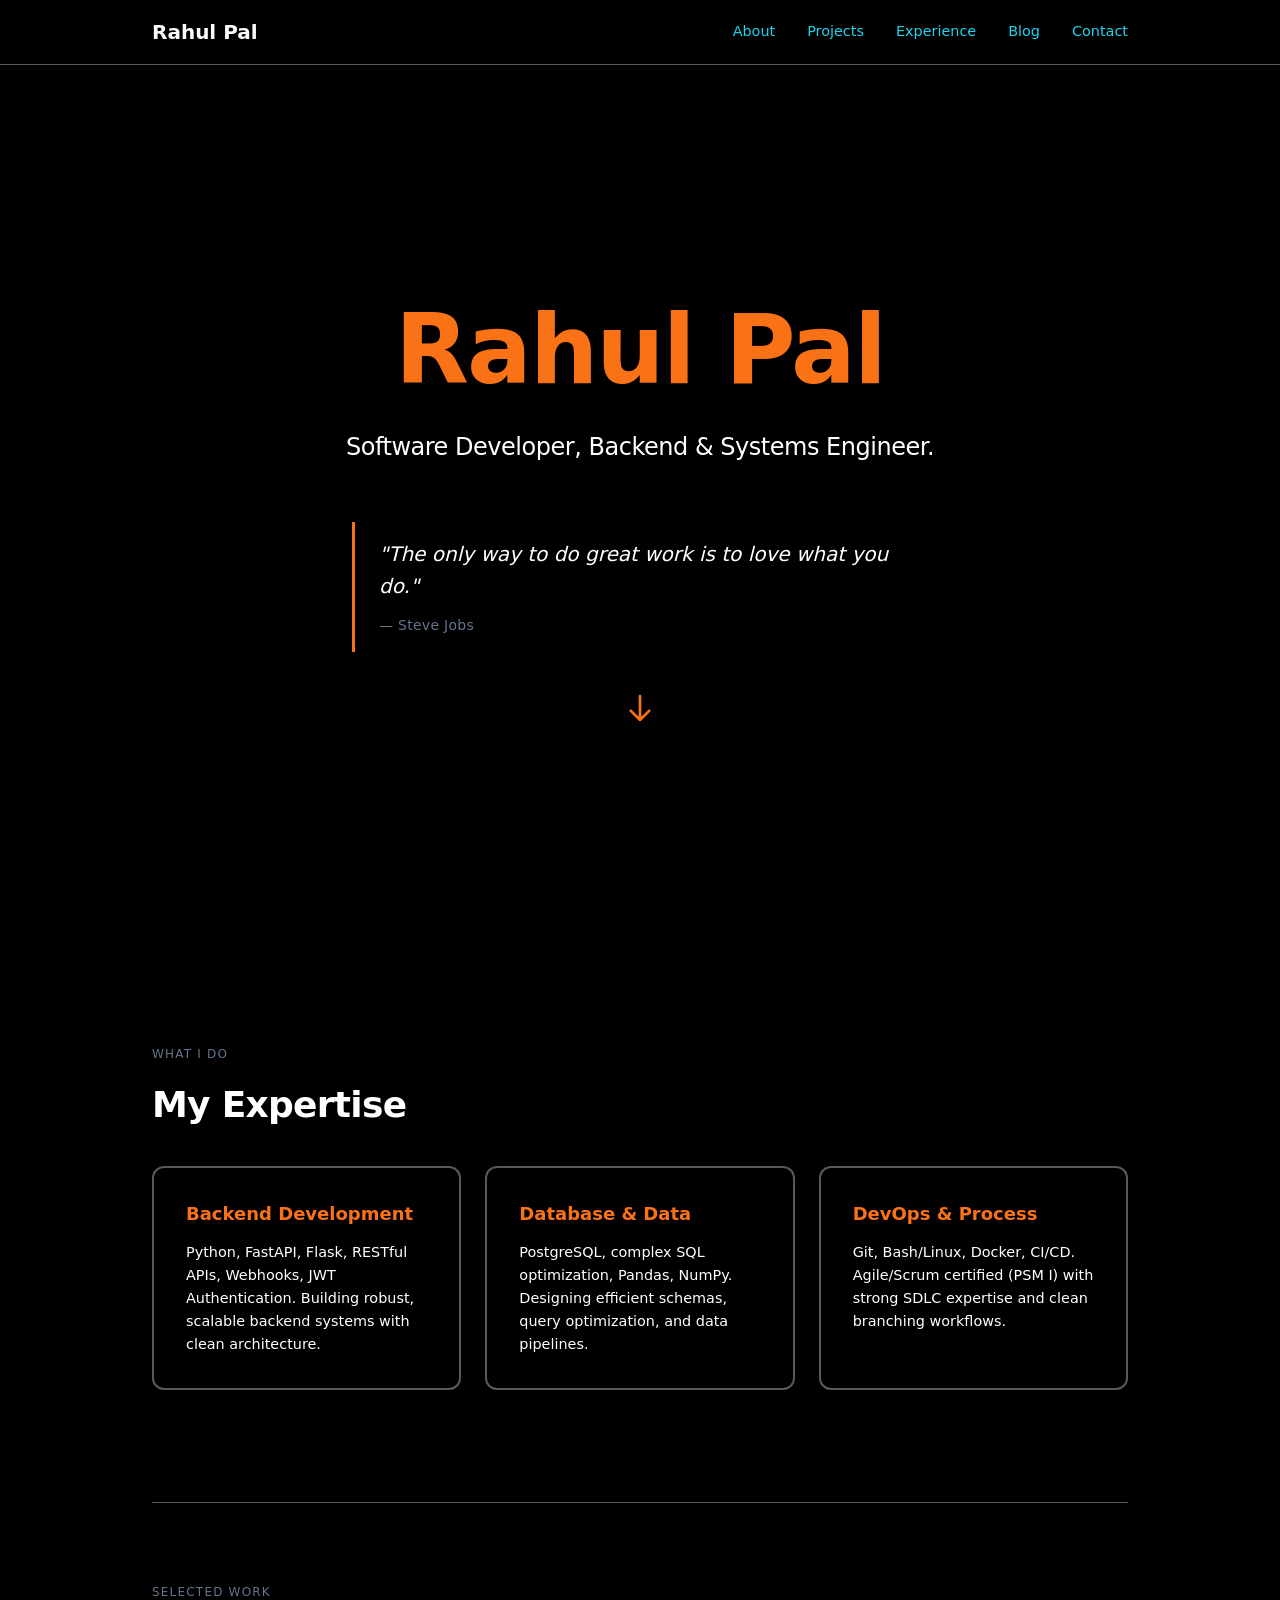
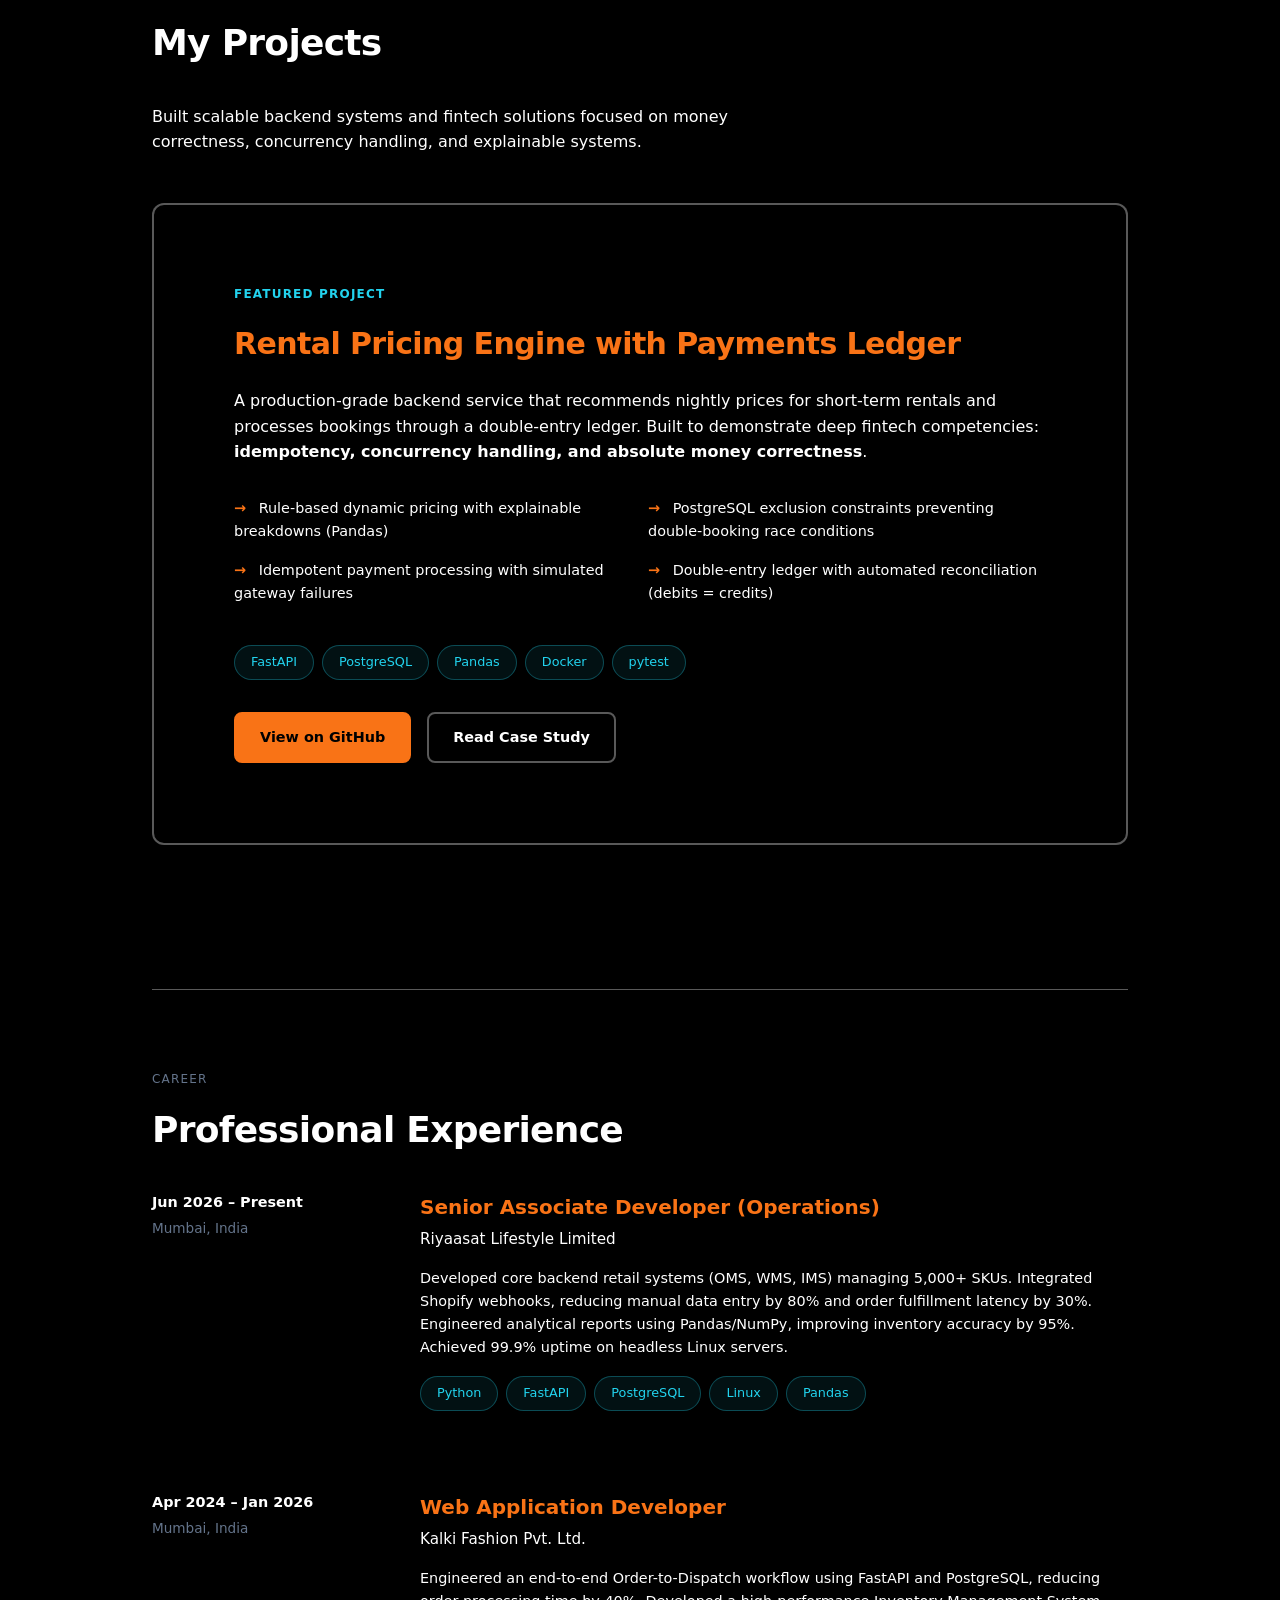
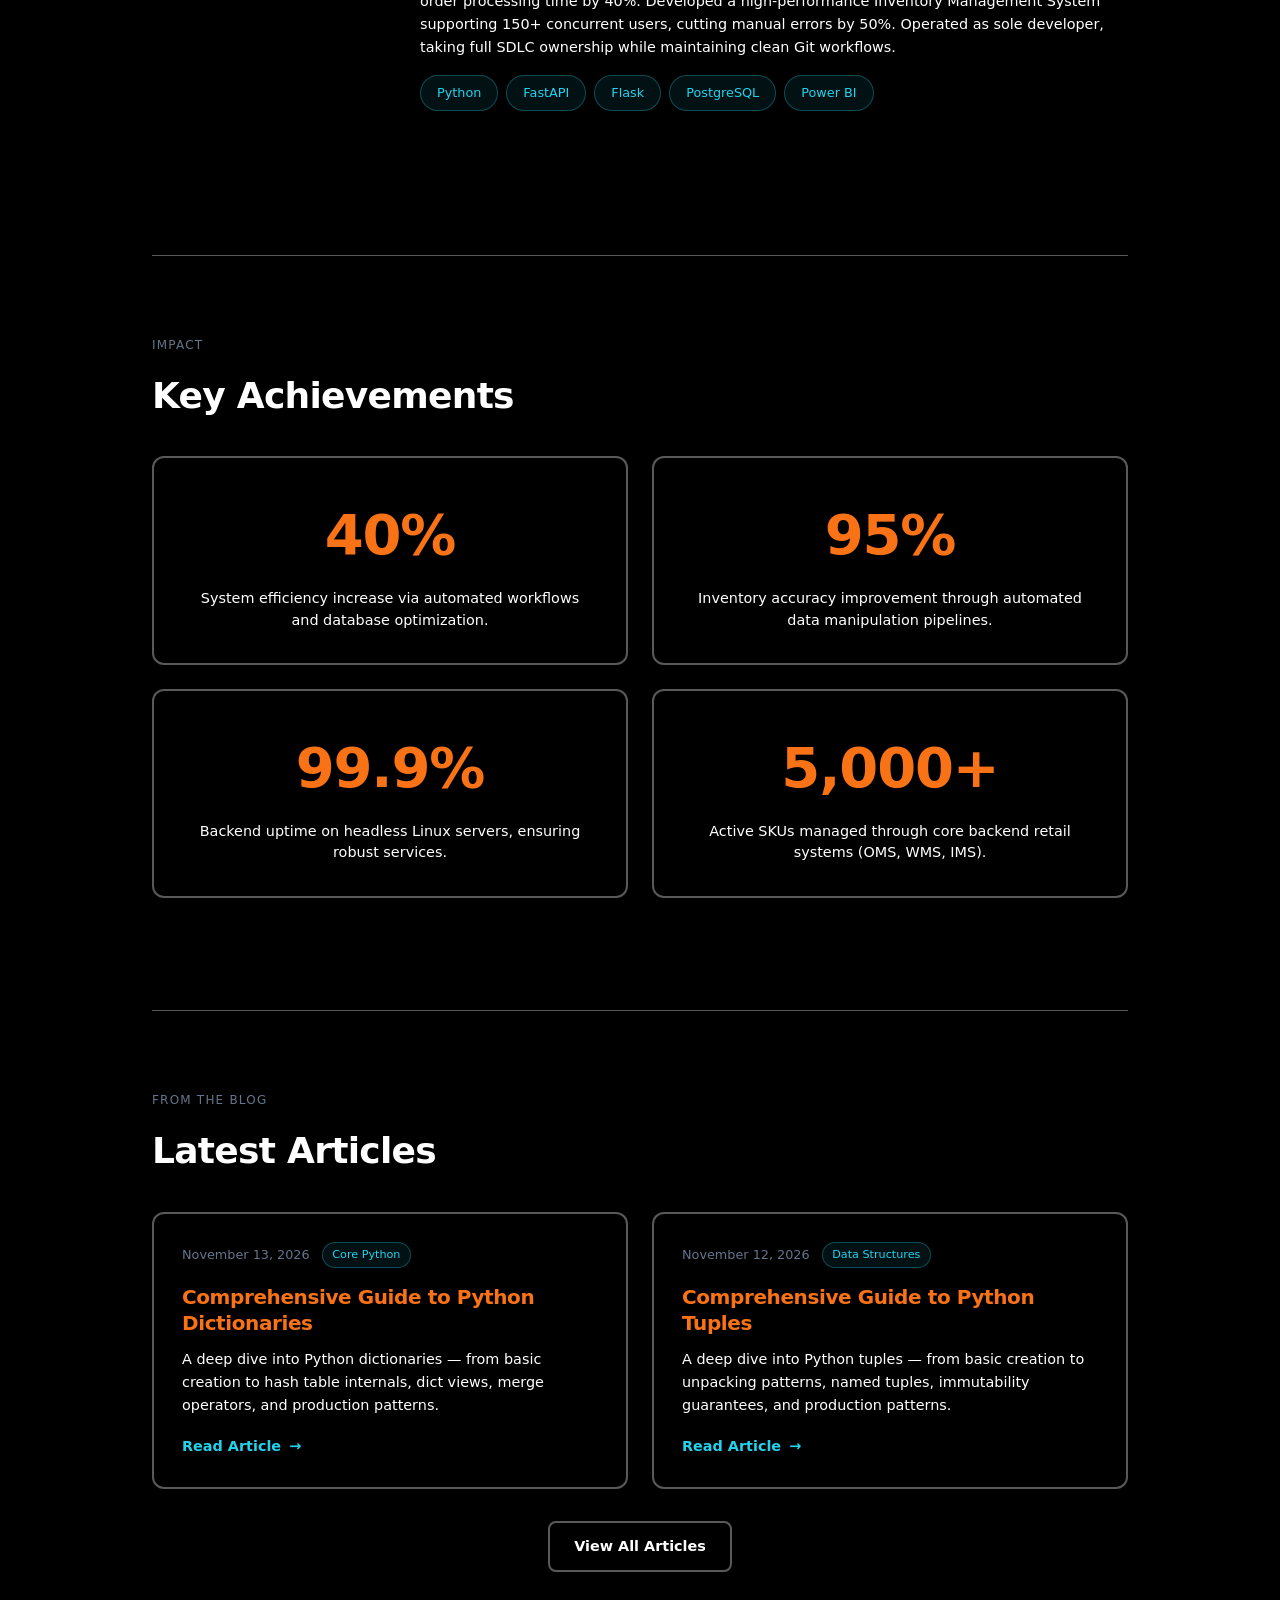
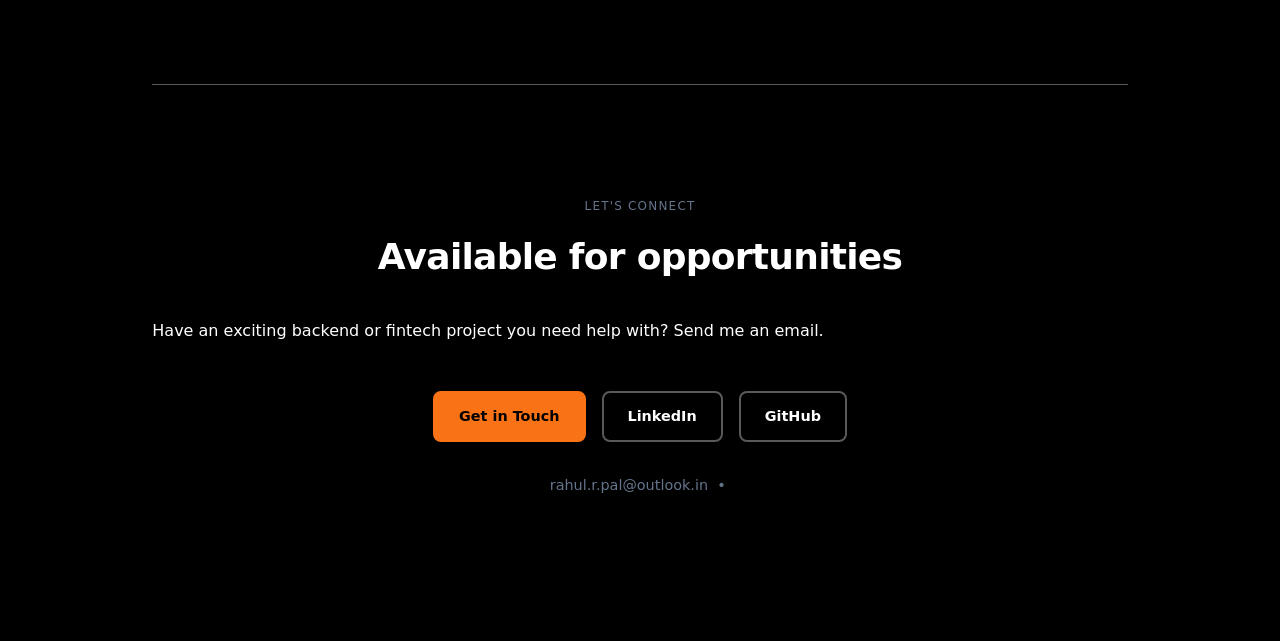
<file: index.html>
<!--
==============================================
FILE: index.html
==============================================
-->
<!DOCTYPE html>
<html lang="en">
<head>
  <meta charset="UTF-8">
  <meta name="viewport" content="width=device-width, initial-scale=1.0">
  <meta name="description" content="Rahul Pal - Software Developer, Backend & Systems Engineer">
  <title>Rahul Pal | Backend & Systems Engineer</title>
  <link rel="stylesheet" href="style.css">
</head>
<body>
  
  <!-- ============================================
       NAVIGATION BAR
       ============================================ -->
  <header class="main-header">
    <nav class="nav-container">
      <div class="logo">Rahul Pal</div>
      <div class="nav-links">
        <a href="#content">About</a>
        <a href="#projects">Projects</a>
        <a href="#experience">Experience</a>
        <a href="blog.html">Blog</a>
        <a href="#contact">Contact</a>
      </div>
    </nav>
  </header>

  <!-- ============================================
       LANDING SECTION (Hero + Quote + Arrow)
       ============================================ -->
  <section class="landing-section">
    <div class="hero-content">
      <h1 class="hero-title">Rahul Pal</h1>
      <p class="hero-subtitle">Software Developer, Backend & Systems Engineer.</p>
    </div>

    <div class="quote-container">
      <blockquote class="quote-block">
        <p class="quote-text">"The only way to do great work is to love what you do."</p>
        <footer class="quote-author">— Steve Jobs</footer>
      </blockquote>

      <a href="#content" class="animated-arrow" aria-label="Scroll down">
        <svg class="arrow-icon" fill="none" stroke="currentColor" viewBox="0 0 24 24">
          <path stroke-linecap="round" stroke-linejoin="round" stroke-width="2" d="M19 14l-7 7m0 0l-7-7m7 7V3" />
        </svg>
      </a>
    </div>
  </section>

  <!-- ============================================
       REST OF THE CONTENT
       ============================================ -->
  <div id="content" class="main-content">
    
    <!-- EXPERTISE SECTION -->
    <section class="section-block">
      <p class="section-label">What I do</p>
      <h2 class="section-heading">My Expertise</h2>
      <div class="expertise-grid">
        <div class="card">
          <h3 class="card-title">Backend Development</h3>
          <p class="card-text">Python, FastAPI, Flask, RESTful APIs, Webhooks, JWT Authentication. Building robust, scalable backend systems with clean architecture.</p>
        </div>
        <div class="card">
          <h3 class="card-title">Database & Data</h3>
          <p class="card-text">PostgreSQL, complex SQL optimization, Pandas, NumPy. Designing efficient schemas, query optimization, and data pipelines.</p>
        </div>
        <div class="card">
          <h3 class="card-title">DevOps & Process</h3>
          <p class="card-text">Git, Bash/Linux, Docker, CI/CD. Agile/Scrum certified (PSM I) with strong SDLC expertise and clean branching workflows.</p>
        </div>
      </div>
    </section>

    <!-- MY PROJECTS SECTION -->
    <section id="projects" class="section-block">
      <p class="section-label">Selected work</p>
      <h2 class="section-heading">My Projects</h2>
      <p class="section-intro">
        Built scalable backend systems and fintech solutions focused on money correctness, 
        concurrency handling, and explainable systems.
      </p>

      <div class="card featured-project">
        <div class="card-inner">
          <p class="featured-label">Featured Project</p>
          <h3 class="featured-title">Rental Pricing Engine with Payments Ledger</h3>
          <p class="featured-desc">
            A production-grade backend service that recommends nightly prices for short-term rentals 
            and processes bookings through a double-entry ledger. Built to demonstrate deep fintech 
            competencies: <strong class="text-secondary">idempotency, concurrency handling, and absolute money correctness</strong>.
          </p>
          
          <ul class="feature-list">
            <li><span class="bullet">→</span> Rule-based dynamic pricing with explainable breakdowns (Pandas)</li>
            <li><span class="bullet">→</span> PostgreSQL exclusion constraints preventing double-booking race conditions</li>
            <li><span class="bullet">→</span> Idempotent payment processing with simulated gateway failures</li>
            <li><span class="bullet">→</span> Double-entry ledger with automated reconciliation (debits = credits)</li>
          </ul>

          <div class="tech-tags">
            <span class="tag">FastAPI</span>
            <span class="tag">PostgreSQL</span>
            <span class="tag">Pandas</span>
            <span class="tag">Docker</span>
            <span class="tag">pytest</span>
          </div>

          <div class="project-links">
            <a href="https://github.com/coderpal" target="_blank" rel="noopener" class="btn btn-primary">View on GitHub</a>
            <a href="blog.html" class="btn btn-secondary">Read Case Study</a>
          </div>
        </div>
      </div>
    </section>

    <!-- PROFESSIONAL EXPERIENCE -->
    <section id="experience" class="section-block">
      <p class="section-label">Career</p>
      <h2 class="section-heading">Professional Experience</h2>
      
      <div class="experience-list">
        <div class="experience-item">
          <div class="experience-meta">
            <p class="meta-date">Jun 2026 – Present</p>
            <p class="meta-location">Mumbai, India</p>
          </div>
          <div class="experience-details">
            <h3 class="job-title">Senior Associate Developer (Operations)</h3>
            <p class="company-name">Riyaasat Lifestyle Limited</p>
            <p class="job-desc">
              Developed core backend retail systems (OMS, WMS, IMS) managing 5,000+ SKUs. 
              Integrated Shopify webhooks, reducing manual data entry by 80% and order fulfillment 
              latency by 30%. Engineered analytical reports using Pandas/NumPy, improving inventory 
              accuracy by 95%. Achieved 99.9% uptime on headless Linux servers.
            </p>
            <div class="tech-tags">
              <span class="tag">Python</span>
              <span class="tag">FastAPI</span>
              <span class="tag">PostgreSQL</span>
              <span class="tag">Linux</span>
              <span class="tag">Pandas</span>
            </div>
          </div>
        </div>

        <div class="experience-item">
          <div class="experience-meta">
            <p class="meta-date">Apr 2024 – Jan 2026</p>
            <p class="meta-location">Mumbai, India</p>
          </div>
          <div class="experience-details">
            <h3 class="job-title">Web Application Developer</h3>
            <p class="company-name">Kalki Fashion Pvt. Ltd.</p>
            <p class="job-desc">
              Engineered an end-to-end Order-to-Dispatch workflow using FastAPI and PostgreSQL, 
              reducing order processing time by 40%. Developed a high-performance Inventory Management 
              System supporting 150+ concurrent users, cutting manual errors by 50%. Operated as sole 
              developer, taking full SDLC ownership while maintaining clean Git workflows.
            </p>
            <div class="tech-tags">
              <span class="tag">Python</span>
              <span class="tag">FastAPI</span>
              <span class="tag">Flask</span>
              <span class="tag">PostgreSQL</span>
              <span class="tag">Power BI</span>
            </div>
          </div>
        </div>
      </div>
    </section>

    <!-- KEY ACHIEVEMENTS -->
    <section class="section-block">
      <p class="section-label">Impact</p>
      <h2 class="section-heading">Key Achievements</h2>
      <div class="achievements-grid">
        <div class="card achievement-card">
          <p class="achievement-stat">40%</p>
          <p class="achievement-desc">System efficiency increase via automated workflows and database optimization.</p>
        </div>
        <div class="card achievement-card">
          <p class="achievement-stat">95%</p>
          <p class="achievement-desc">Inventory accuracy improvement through automated data manipulation pipelines.</p>
        </div>
        <div class="card achievement-card">
          <p class="achievement-stat">99.9%</p>
          <p class="achievement-desc">Backend uptime on headless Linux servers, ensuring robust services.</p>
        </div>
        <div class="card achievement-card">
          <p class="achievement-stat">5,000+</p>
          <p class="achievement-desc">Active SKUs managed through core backend retail systems (OMS, WMS, IMS).</p>
        </div>
      </div>
    </section>

    <!-- ============================================
         LATEST ARTICLES
         ============================================ -->
    <section class="section-block latest-articles">
      <p class="section-label">From the blog</p>
      <h2 class="section-heading">Latest Articles</h2>
      
      <div class="latest-articles-grid">
        
        <!-- Latest Article 1: Dictionaries -->
        <a href="blog/blog-dictionaries.html" class="latest-article-card">
          <div class="latest-article-meta">
            <span class="latest-article-date">November 13, 2026</span>
            <span class="latest-article-category">Core Python</span>
          </div>
          <h3 class="latest-article-title">Comprehensive Guide to Python Dictionaries</h3>
          <p class="latest-article-desc">
            A deep dive into Python dictionaries — from basic creation to hash table internals, 
            dict views, merge operators, and production patterns.
          </p>
          <span class="latest-article-link">
            Read Article <span class="arrow">→</span>
          </span>
        </a>

        <!-- Latest Article 2: Tuples -->
        <a href="blog/blog-tuples.html" class="latest-article-card">
          <div class="latest-article-meta">
            <span class="latest-article-date">November 12, 2026</span>
            <span class="latest-article-category">Data Structures</span>
          </div>
          <h3 class="latest-article-title">Comprehensive Guide to Python Tuples</h3>
          <p class="latest-article-desc">
            A deep dive into Python tuples — from basic creation to unpacking patterns, named tuples, 
            immutability guarantees, and production patterns.
          </p>
          <span class="latest-article-link">
            Read Article <span class="arrow">→</span>
          </span>
        </a>

      </div>
      
      <div style="text-align: center; margin-top: 2rem;">
        <a href="blog.html" class="btn btn-secondary">View All Articles</a>
      </div>
    </section>

    <!-- CTA SECTION -->
    <section id="contact" class="section-block cta-section">
      <p class="section-label">Let's connect</p>
      <h2 class="section-heading">Available for opportunities</h2>
      <p class="section-intro",>
        Have an exciting backend or fintech project you need help with? Send me an email.
        
      </p>
      
      <div class="cta-links">
        <a href="mailto:rahul.r.pal@outlook.in" class="btn btn-primary">Get in Touch</a>
        <a href="https://www.linkedin.com/in/rahulpal1991/" target="_blank" rel="noopener" class="btn btn-secondary">LinkedIn</a>
        <a href="https://github.com/coderpal" target="_blank" rel="noopener" class="btn btn-secondary">GitHub</a>
      </div>
      
      <p class="contact-info">rahul.r.pal@outlook.in &nbsp;•&nbsp;</p>
    </section>

  </div>

  <script src="script.js"></script>
</body>
</html>
</file>
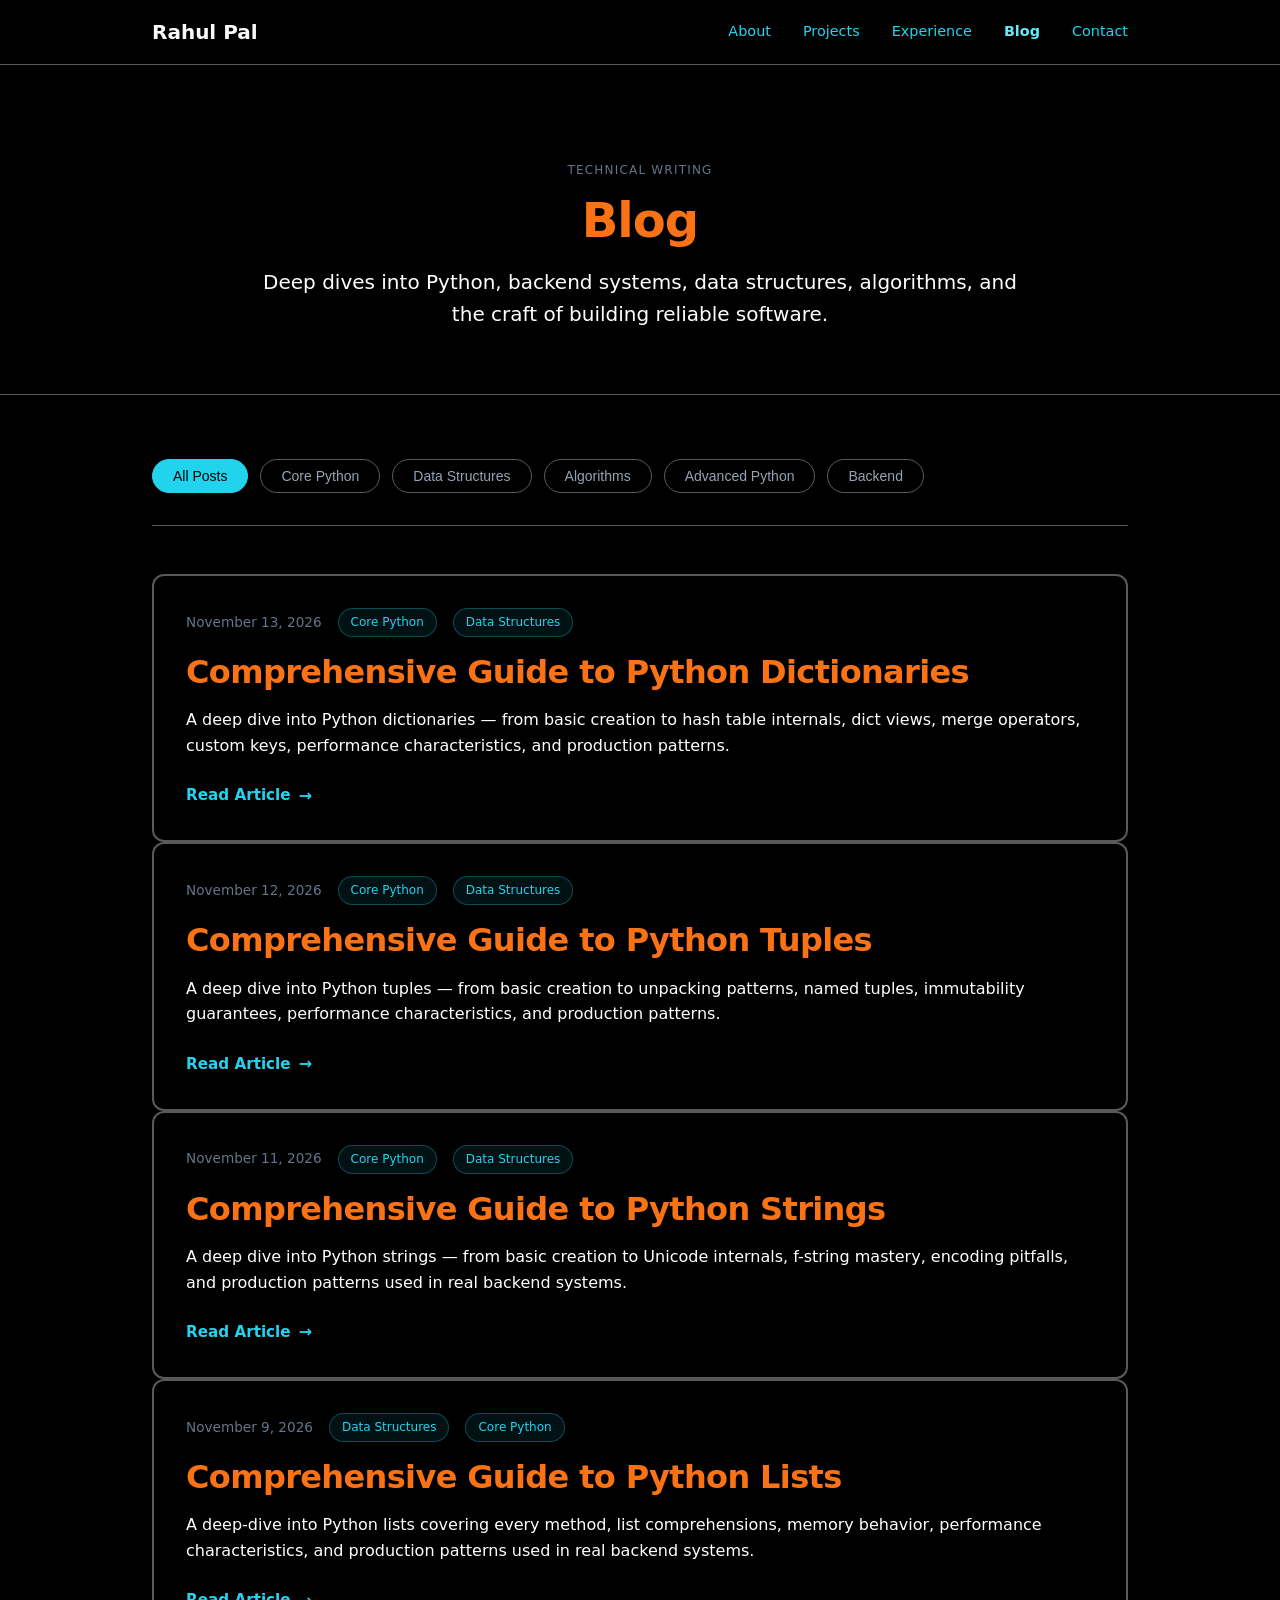
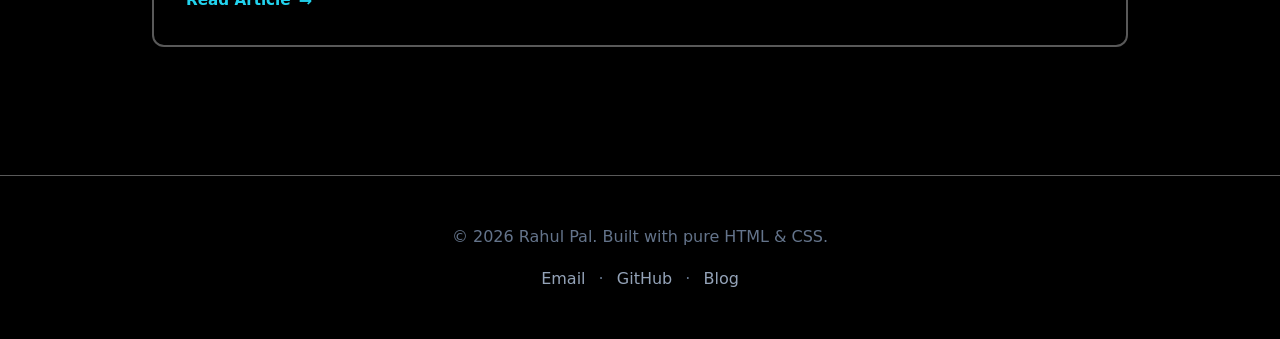
<file: blog.html>
<!--
==============================================
FILE: blog.html
DESCRIPTION: Blog listing with category filters
==============================================
-->
<!DOCTYPE html>
<html lang="en">
<head>
  <meta charset="UTF-8">
  <meta name="viewport" content="width=device-width, initial-scale=1.0">
  <meta name="description" content="Technical articles on Python, backend development, data structures, and algorithms by Rahul Pal">
  <title>Blog | Rahul Pal</title>
  <link rel="stylesheet" href="style.css">
</head>
<body>
  
  <!-- ============================================
       NAVIGATION BAR
       ============================================ -->
  <header class="main-header">
    <nav class="nav-container">
      <div class="logo">Rahul Pal</div>
      <div class="nav-links">
        <a href="index.html">About</a>
        <a href="index.html#projects">Projects</a>
        <a href="index.html#experience">Experience</a>
        <a href="blog.html" class="active">Blog</a>
        <a href="index.html#contact">Contact</a>
      </div>
    </nav>
  </header>

  <!-- ============================================
       BLOG HEADER SECTION
       ============================================ -->
  <section class="blog-hero">
    <div class="blog-hero-content">
      <p class="section-label">Technical Writing</p>
      <h1 class="blog-title">Blog</h1>
      <p class="blog-subtitle">
        Deep dives into Python, backend systems, data structures, algorithms, and the craft of building reliable software.
      </p>
    </div>
  </section>

  <!-- ============================================
       CATEGORY FILTERS
       ============================================ -->
  <div class="main-content">
    <section class="blog-section">
      
      <!-- Category Filter Buttons -->
      <div class="category-filter">
        <button class="filter-btn active" data-category="all">All Posts</button>
        <button class="filter-btn" data-category="core-python">Core Python</button>
        <button class="filter-btn" data-category="data-structures">Data Structures</button>
        <button class="filter-btn" data-category="algorithms">Algorithms</button>
        <button class="filter-btn" data-category="advanced-python">Advanced Python</button>
        <button class="filter-btn" data-category="backend">Backend</button>
      </div>

      <!-- ============================================
           BLOG POSTS LIST
           ============================================ -->
      <div class="blog-list" id="blog-list">
        
        <!-- Blog Post 1: Dictionaries -->
        <article class="card blog-card" data-categories="core-python data-structures">
          <a href="blog/blog-dictionaries.html" class="blog-card-link">
            <div class="blog-card-content">
              <div class="blog-card-meta">
                <span class="blog-date">November 13, 2026</span>
                <span class="blog-category">Core Python</span>
                <span class="blog-category">Data Structures</span>
              </div>
              <h2 class="blog-card-title">Comprehensive Guide to Python Dictionaries</h2>
              <p class="blog-card-desc">
                A deep dive into Python dictionaries — from basic creation to hash table internals, 
                dict views, merge operators, custom keys, performance characteristics, and production patterns.
              </p>
              <div class="blog-card-footer">
                <span class="read-more">Read Article</span>
                <span class="arrow">→</span>
              </div>
            </div>
          </a>
        </article>

        <!-- Blog Post 2: Tuples -->
        <article class="card blog-card" data-categories="core-python data-structures">
          <a href="blog/blog-tuples.html" class="blog-card-link">
            <div class="blog-card-content">
              <div class="blog-card-meta">
                <span class="blog-date">November 12, 2026</span>
                <span class="blog-category">Core Python</span>
                <span class="blog-category">Data Structures</span>
              </div>
              <h2 class="blog-card-title">Comprehensive Guide to Python Tuples</h2>
              <p class="blog-card-desc">
                A deep dive into Python tuples — from basic creation to unpacking patterns, named tuples, 
                immutability guarantees, performance characteristics, and production patterns.
              </p>
              <div class="blog-card-footer">
                <span class="read-more">Read Article</span>
                <span class="arrow">→</span>
              </div>
            </div>
          </a>
        </article>

        <!-- Blog Post 3: Strings -->
        <article class="card blog-card" data-categories="core-python data-structures">
          <a href="blog/blog-strings.html" class="blog-card-link">
            <div class="blog-card-content">
              <div class="blog-card-meta">
                <span class="blog-date">November 11, 2026</span>
                <span class="blog-category">Core Python</span>
                <span class="blog-category">Data Structures</span>
              </div>
              <h2 class="blog-card-title">Comprehensive Guide to Python Strings</h2>
              <p class="blog-card-desc">
                A deep dive into Python strings — from basic creation to Unicode internals, f-string mastery, 
                encoding pitfalls, and production patterns used in real backend systems.
              </p>
              <div class="blog-card-footer">
                <span class="read-more">Read Article</span>
                <span class="arrow">→</span>
              </div>
            </div>
          </a>
        </article>

        <!-- Blog Post 4: Lists -->
        <article class="card blog-card" data-categories="data-structures core-python">
          <a href="blog/blog-lists.html" class="blog-card-link">
            <div class="blog-card-content">
              <div class="blog-card-meta">
                <span class="blog-date">November 9, 2026</span>
                <span class="blog-category">Data Structures</span>
                <span class="blog-category">Core Python</span>
              </div>
              <h2 class="blog-card-title">Comprehensive Guide to Python Lists</h2>
              <p class="blog-card-desc">
                A deep-dive into Python lists covering every method, list comprehensions, memory behavior, 
                performance characteristics, and production patterns used in real backend systems.
              </p>
              <div class="blog-card-footer">
                <span class="read-more">Read Article</span>
                <span class="arrow">→</span>
              </div>
            </div>
          </a>
        </article>

      </div>

      <!-- Empty State Message (shown when no posts match the filter) -->
      <div class="empty-state" id="empty-state" style="display: none;">
        <div class="empty-state-icon">📝</div>
        <h3 class="empty-state-title">Coming Soon</h3>
        <p class="empty-state-text">
          I'm currently crafting in-depth articles for the 
          <span class="empty-category-name">this</span> category. 
          Quality takes time — check back in a few days for something worth reading.
        </p>
        <p class="empty-state-hint">
          In the meantime, feel free to explore the other categories or 
          <a href="mailto:rahul.r.pal@outlook.in" style="color: var(--color-cyan);">reach out</a> 
          if there's a specific topic you'd like me to cover.
        </p>
      </div>

    </section>
  </div>

  <!-- ============================================
       FOOTER
       ============================================ -->
  <footer style="text-align: center; padding: 3rem 1.5rem; color: var(--color-muted); border-top: 1px solid var(--border-white); margin-top: 4rem;">
    <p>&copy; 2026 Rahul Pal. Built with pure HTML & CSS.</p>
    <p style="margin-top: 1rem;">
      <a href="mailto:rahul.r.pal@outlook.in" style="color: var(--color-tertiary); margin: 0 0.5rem;">Email</a> · 
      <a href="https://github.com/coderpal" target="_blank" rel="noopener" style="color: var(--color-tertiary); margin: 0 0.5rem;">GitHub</a> · 
      <a href="blog.html" style="color: var(--color-tertiary); margin: 0 0.5rem;">Blog</a>
    </p>
  </footer>

  <script src="script.js"></script>
</body>
</html>
</file>
<file: style.css>
/*
==============================================
FILE: style.css
DESCRIPTION: White text, centered quote, tangerine headers, cyan featured label
==============================================
*/

:root {
  --color-tangerine: #F97316;
  --color-tangerine-light: #FB923C;
  --color-primary: #F8FAFC;
  --color-secondary: #CBD5E1;
  --color-tertiary: #94A3B8;
  --color-muted: #64748B;
  --color-cyan: #22D3EE;
  --color-cyan-light: #67E8F9;
  
  /* PITCH BLACK & BOLDER WHITE BORDERS */
  --bg-dark: #000000;
  --border-white: rgba(255, 255, 255, 0.35);
  --border-white-hover: var(--color-tangerine);
}

* { 
  box-sizing: border-box; 
  margin: 0; 
  padding: 0; 
}

body {
  background: var(--bg-dark);
  color: #FFFFFF; /* Pure white text */
  font-family: system-ui, -apple-system, BlinkMacSystemFont, 'Segoe UI', Roboto, sans-serif;
  line-height: 1.6;
  overflow-x: hidden;
  overflow-wrap: break-word;
}

html { scroll-behavior: smooth; }

a { text-decoration: none; transition: all 0.2s ease; }

/* ============================================
   NAVIGATION BAR
   ============================================ */
.main-header {
  position: sticky;
  top: 0;
  background: rgba(0, 0, 0, 0.9);
  backdrop-filter: blur(12px);
  -webkit-backdrop-filter: blur(12px);
  border-bottom: 1px solid var(--border-white);
  z-index: 1000;
  padding: 1rem 0;
}

.nav-container {
  max-width: 64rem;
  margin: 0 auto;
  padding: 0 1.5rem;
  display: flex;
  justify-content: space-between;
  align-items: center;
}

.logo {
  font-size: 1.25rem;
  font-weight: 700;
  color: var(--color-primary);
}

.nav-links {
  display: flex;
  gap: 2rem;
}

.nav-links a {
  color: var(--color-cyan);
  font-size: 0.9rem;
  font-weight: 500;
}

.nav-links a:hover {
  color: var(--color-cyan-light);
}

/* ============================================
   LANDING SECTION
   ============================================ */
.landing-section {
  min-height: 100svh;
  min-height: 100vh;
  display: flex;
  flex-direction: column;
  align-items: center;
  justify-content: center;
  gap: 3.5rem;
  padding: 4rem 1.5rem;
}

.hero-content { 
  text-align: center; 
  max-width: 56rem; 
  margin: 0 auto; 
}

.hero-title {
  font-size: clamp(2.5rem, 8vw, 6rem);
  font-weight: 700;
  letter-spacing: -0.02em;
  margin-bottom: 1.5rem;
  color: var(--color-tangerine);
  line-height: 1.1;
}

.hero-subtitle {
  font-size: clamp(1.1rem, 3vw, 1.5rem);
  color: #FFFFFF; /* White text */
  font-weight: 300;
  letter-spacing: -0.02em;
}

/* CENTERED QUOTE - NO BACKGROUND */
.quote-container {
  max-width: 48rem;
  margin: 0 auto;
  display: flex;
  flex-direction: column;
  align-items: center;
  gap: 2.5rem;
  width: 100%;
}

.quote-block {
  max-width: 36rem;
  margin: 0 auto;
  border-left: 3px solid var(--color-tangerine);
  padding: 1rem 1.5rem;
  text-align: left;
  /* No background - transparent */
  border-radius: 0;
}

.quote-text {
  font-size: clamp(1rem, 2.5vw, 1.25rem);
  color: #FFFFFF; /* White text */
  line-height: 1.6;
  font-weight: 300;
  font-style: italic;
}

.quote-author {
  font-size: 0.875rem;
  color: var(--color-muted);
  margin-top: 0.75rem;
  font-style: normal;
  letter-spacing: 0.02em;
}

.animated-arrow { animation: bounce-slow 2s ease-in-out infinite; }
.arrow-icon { width: 2rem; height: 2rem; color: var(--color-tangerine); transition: color 0.2s ease; }
.animated-arrow:hover .arrow-icon { color: var(--color-tangerine-light); }

@keyframes bounce-slow {
  0%, 100% { transform: translateY(0); }
  50% { transform: translateY(8px); }
}

/* ============================================
   MAIN CONTENT LAYOUT
   ============================================ */
.main-content {
  max-width: 64rem;
  margin: 0 auto;
  padding: 0 1.5rem;
  width: 100%;
}

.section-block {
  padding-top: 3rem;
  padding-bottom: 5rem;
  border-bottom: 1px solid var(--border-white);
}

.section-label {
  font-size: 0.75rem;
  text-transform: uppercase;
  letter-spacing: 0.1em;
  color: var(--color-muted);
  margin-bottom: 0.75rem;
  font-weight: 500;
}

.section-heading {
  font-size: clamp(1.75rem, 4vw, 2.25rem);
  font-weight: 700;
  margin-bottom: 2rem;
  letter-spacing: -0.02em;
  color: #FFFFFF; /* White heading */
}

.section-intro {
  color: #FFFFFF; /* White text */
  margin-bottom: 3rem;
  max-width: 42rem;
  line-height: 1.6;
}

/* ============================================
   CARDS (Bolder White Borders, Tangerine on Hover)
   ============================================ */
.expertise-grid, .achievements-grid {
  display: grid;
  grid-template-columns: 1fr;
  gap: 1.5rem;
}

.card {
  background: #000000;
  border: 2px solid var(--border-white);
  border-radius: 0.75rem;
  padding: 2rem;
  transition: all 0.3s ease;
}

.card:hover {
  border-color: var(--border-white-hover);
  transform: translateY(-2px);
}

/* EXPERTISE CARD HEADERS IN TANGERINE */
.card-title {
  font-weight: 600;
  font-size: 1.125rem;
  margin-bottom: 0.75rem;
  color: var(--color-tangerine); /* Tangerine color */
}

.card-text {
  color: #FFFFFF; /* White text */
  font-size: 0.9rem;
  line-height: 1.6;
}

/* ============================================
   FEATURED PROJECT
   ============================================ */
.featured-project { margin-bottom: 2rem; }
.card-inner { padding: 2rem; }

/* FEATURED LABEL IN CYAN */
.featured-label {
  font-size: 0.75rem;
  text-transform: uppercase;
  letter-spacing: 0.1em;
  color: var(--color-cyan); /* Cyan color */
  margin-bottom: 1rem;
  font-weight: 600;
}

/* FEATURED TITLE IN TANGERINE */
.featured-title {
  font-size: clamp(1.5rem, 4vw, 1.875rem);
  font-weight: 700;
  margin-bottom: 1.25rem;
  letter-spacing: -0.02em;
  color: var(--color-tangerine); /* Tangerine color */
}

.featured-desc {
  color: #FFFFFF; /* White text */
  margin-bottom: 2rem;
  line-height: 1.6;
}

.text-secondary { color: #FFFFFF; }

.feature-list {
  display: grid;
  grid-template-columns: 1fr;
  gap: 1rem;
  margin-bottom: 2.5rem;
  font-size: 0.9rem;
  color: #FFFFFF; /* White text */
  list-style: none;
}

.bullet { color: var(--color-tangerine); font-weight: 700; margin-right: 0.5rem; }

/* ============================================
   TECH TAGS (CYAN PILL STYLE)
   ============================================ */
.tech-tags {
  display: flex;
  flex-wrap: wrap;
  gap: 0.5rem;
  margin-bottom: 2rem;
}

.tag {
  padding: 0.4rem 1rem;
  background: rgba(34, 211, 238, 0.08);
  color: var(--color-cyan);
  font-size: 0.8rem;
  font-weight: 500;
  border-radius: 9999px;
  border: 1px solid rgba(34, 211, 238, 0.3);
  transition: all 0.2s ease;
}

.tag:hover {
  background: rgba(34, 211, 238, 0.15);
  border-color: var(--color-cyan);
}

/* ============================================
   BUTTONS
   ============================================ */
.btn {
  display: inline-flex;
  align-items: center;
  justify-content: center;
  padding: 0.75rem 1.5rem;
  border-radius: 0.5rem;
  font-weight: 600;
  font-size: 0.9rem;
  transition: all 0.2s ease;
  text-align: center;
}

.btn-primary {
  background: var(--color-tangerine);
  color: #000000;
  border: 2px solid var(--color-tangerine);
}

.btn-primary:hover {
  background: var(--color-tangerine-light);
  border-color: var(--color-tangerine-light);
  color: #000000;
}

.btn-secondary {
  border: 2px solid var(--border-white);
  color: #FFFFFF; /* White text */
  background: transparent;
}

.btn-secondary:hover {
  border-color: var(--border-white-hover);
  color: #FFFFFF;
}

.project-links { display: flex; gap: 1rem; flex-wrap: wrap; }

/* ============================================
   EXPERIENCE
   ============================================ */
.experience-list { display: flex; flex-direction: column; gap: 3rem; }

.experience-item {
  display: grid;
  grid-template-columns: 1fr;
  gap: 1rem;
}

.experience-meta { 
  grid-column: span 1; 
  padding-bottom: 1rem;
  border-bottom: 1px solid var(--border-white);
}

.meta-date { font-size: 0.9rem; color: #FFFFFF; font-weight: 600; }
.meta-location { font-size: 0.85rem; color: var(--color-muted); margin-top: 0.25rem; }

.job-title { font-weight: 700; font-size: 1.25rem; margin-bottom: 0.25rem; color: var(--color-tangerine); }
.company-name { font-size: 0.95rem; color: #FFFFFF; margin-bottom: 1rem; font-weight: 500; }
.job-desc { color: #FFFFFF; font-size: 0.9rem; line-height: 1.6; margin-bottom: 1rem; }

/* ============================================
   ACHIEVEMENTS
   ============================================ */
.achievement-card { text-align: center; }

.achievement-stat {
  font-size: clamp(2.5rem, 6vw, 3.5rem);
  font-weight: 700;
  color: var(--color-tangerine);
  margin-bottom: 0.5rem;
  letter-spacing: -0.02em;
}

.achievement-desc { font-size: 0.9rem; color: #FFFFFF; line-height: 1.5; }

/* ============================================
   CTA SECTION
   ============================================ */
.cta-section { text-align: center; margin-bottom: 2rem; border-bottom: none; }

.cta-links {
  display: flex;
  gap: 1rem;
  justify-content: center;
  flex-wrap: wrap;
  margin-bottom: 2rem;
}

.contact-info { font-size: 0.9rem; color: var(--color-muted); margin-top: 2rem; }

/* ============================================
   RESPONSIVE BREAKPOINTS
   ============================================ */

@media (min-width: 768px) {
  .expertise-grid { grid-template-columns: repeat(3, 1fr); }
  .achievements-grid { grid-template-columns: repeat(2, 1fr); }
  .feature-list { grid-template-columns: repeat(2, 1fr); }
  
  .experience-item { 
    grid-template-columns: 1fr 3fr; 
    gap: 2rem;
  }
  .experience-meta { 
    border-bottom: none; 
    padding-bottom: 0;
  }
  
  .card-inner { padding: 3rem; }
  .section-block { padding-top: 5rem; padding-bottom: 7rem; }
}

@media (max-width: 480px) {
  .nav-container { flex-direction: column; gap: 1rem; }
  .nav-links { gap: 1rem; flex-wrap: wrap; justify-content: center; }
  
  .landing-section { gap: 2.5rem; padding: 3rem 1rem; }
  .main-content { padding: 0 1rem; }
  
  .card { padding: 1.5rem; }
  .card-inner { padding: 1.5rem; }
  
  .quote-block { 
    max-width: 100%; 
    padding: 0.75rem 1rem;
  }
  
  .project-links { flex-direction: column; width: 100%; }
  .btn { width: 100%; }
  
  .cta-links { flex-direction: column; width: 100%; }
}

/* ============================================
   BLOG PAGE STYLES
   ============================================ */

/* Blog Hero Section */
.blog-hero {
  padding: 6rem 1.5rem 4rem;
  text-align: center;
  border-bottom: 1px solid var(--border-white);
}

.blog-hero-content {
  max-width: 48rem;
  margin: 0 auto;
}

.blog-title {
  font-size: clamp(2.5rem, 6vw, 4rem);
  font-weight: 700;
  color: var(--color-tangerine);
  margin-bottom: 1rem;
  letter-spacing: -0.02em;
}

.blog-subtitle {
  font-size: clamp(1rem, 2.5vw, 1.25rem);
  color: #FFFFFF;
  font-weight: 300;
  line-height: 1.6;
}

/* Blog Section */
.blog-section {
  padding: 4rem 0;
}

/* Blog Card Link (removes default link styling) */
.blog-card-link {
  text-decoration: none;
  color: inherit;
  display: block;
  margin-bottom: 2rem;
}

.blog-card-link:last-child {
  margin-bottom: 0;
}

/* Blog Card */
.blog-card {
  cursor: pointer;
}

.blog-card-content {
  display: flex;
  flex-direction: column;
  gap: 1rem;
}

/* Blog Card Meta (Date + Category) */
.blog-card-meta {
  display: flex;
  align-items: center;
  gap: 1rem;
  flex-wrap: wrap;
}

.blog-date {
  font-size: 0.85rem;
  color: var(--color-muted);
  font-weight: 500;
}

.blog-category {
  padding: 0.25rem 0.75rem;
  background: rgba(34, 211, 238, 0.08);
  color: var(--color-cyan);
  font-size: 0.75rem;
  font-weight: 500;
  border-radius: 9999px;
  border: 1px solid rgba(34, 211, 238, 0.3);
}

/* Blog Card Title */
.blog-card-title {
  font-size: clamp(1.5rem, 3.5vw, 2rem);
  font-weight: 700;
  color: var(--color-tangerine);
  letter-spacing: -0.02em;
  line-height: 1.2;
  transition: color 0.2s ease;
}

.blog-card:hover .blog-card-title {
  color: var(--color-tangerine-light);
}

/* Blog Card Description */
.blog-card-desc {
  font-size: 1rem;
  color: #FFFFFF;
  line-height: 1.6;
}

/* Blog Card Footer */
.blog-card-footer {
  display: flex;
  align-items: center;
  gap: 0.5rem;
  margin-top: 0.5rem;
}

.read-more {
  color: var(--color-cyan);
  font-weight: 600;
  font-size: 0.95rem;
  transition: color 0.2s ease;
}

.blog-card:hover .read-more {
  color: var(--color-cyan-light);
}

.blog-card-footer .arrow {
  color: var(--color-cyan);
  font-weight: 700;
  transition: transform 0.2s ease, color 0.2s ease;
}

.blog-card:hover .blog-card-footer .arrow {
  color: var(--color-cyan-light);
  transform: translateX(4px);
}

/* Active nav link */
.nav-links a.active {
  color: var(--color-cyan-light);
  font-weight: 600;
}

/* Responsive adjustments for blog */
@media (max-width: 480px) {
  .blog-hero {
    padding: 4rem 1rem 3rem;
  }
  
  .blog-section {
    padding: 3rem 0;
  }
  
  .blog-card {
    padding: 1.5rem;
  }
  
  .blog-card-meta {
    gap: 0.75rem;
  }
}
/* ============================================
   BLOG POST SPECIFIC STYLES
   ============================================ */

/* Smaller blog title */
.blog-title {
  font-size: clamp(2rem, 5vw, 3rem);
  font-weight: 700;
  color: var(--color-tangerine);
  margin-bottom: 1rem;
  letter-spacing: -0.02em;
  line-height: 1.2;
}

/* Table of Contents - cyan, no underline */
.toc-list {
  list-style: none;
  padding: 0;
  margin: 1.5rem 0;
  display: flex;
  flex-direction: column;
  gap: 0.75rem;
}

.toc-list li {
  padding-left: 1rem;
  border-left: 2px solid var(--border-white);
  transition: border-color 0.2s ease;
}

.toc-list li:hover {
  border-left-color: var(--color-cyan);
}

.toc-list a {
  color: var(--color-cyan);
  text-decoration: none;
  font-size: 0.95rem;
  font-weight: 500;
  transition: color 0.2s ease;
}

.toc-list a:hover {
  color: var(--color-cyan-light);
}

/* Horizontal rules with gap on both sides */
.prose hr {
  border: none;
  border-top: 1px solid var(--border-white);
  margin: 3rem 2rem;
}

@media (max-width: 480px) {
  .prose hr {
    margin: 2rem 1rem;
  }
}

/* ============================================
   ENHANCED SPACING FOR BLOCKQUOTES & TABLES
   ============================================ */

/* Blockquotes - more breathing room */
.prose blockquote {
  border-left: 3px solid var(--color-tangerine);
  padding: 1.25rem 1.5rem;
  margin: 2.5rem 0;
  color: var(--color-tertiary);
  font-style: italic;
  background: rgba(249, 115, 22, 0.03);
  border-radius: 0 0.5rem 0.5rem 0;
}

.prose blockquote p {
  margin-bottom: 0;
}

.prose blockquote strong {
  color: var(--color-tangerine);
  font-style: normal;
}

/* Enhanced table spacing and borders */
.prose table {
  width: 100%;
  border-collapse: collapse;
  margin: 2.5rem 0;
  font-size: 0.9rem;
  border: 2px solid var(--border-white);
  border-radius: 0.5rem;
  overflow: hidden;
  box-shadow: 0 2px 8px rgba(0, 0, 0, 0.2);
}

.prose th {
  background: rgba(249, 115, 22, 0.08);
  color: var(--color-tangerine);
  padding: 1rem 1.25rem;
  text-align: left;
  border: 1px solid var(--border-white);
  font-weight: 600;
  font-size: 0.85rem;
  text-transform: uppercase;
  letter-spacing: 0.05em;
}

.prose td {
  padding: 0.875rem 1.25rem;
  border: 1px solid var(--border-white);
  color: #FFFFFF;
  line-height: 1.5;
}

.prose tr:nth-child(even) td {
  background: rgba(255, 255, 255, 0.02);
}

.prose tr:hover td {
  background: rgba(249, 115, 22, 0.03);
}

/* ============================================
   SYNTAX HIGHLIGHTING (VSCode Python Theme)
   ============================================ */

/* Code blocks - card style */
.prose pre {
  background: #1E1E1E; /* VSCode dark background */
  border: 2px solid var(--border-white);
  border-left: 4px solid var(--color-tangerine);
  border-radius: 0.5rem;
  padding: 1.5rem;
  margin: 2rem 0;
  overflow-x: auto;
  box-shadow: 0 4px 12px rgba(0, 0, 0, 0.4);
}

.prose pre code {
  color: #D4D4D4; /* Default text color */
  background: transparent;
  padding: 0;
  border: none;
  font-size: 0.875rem;
  line-height: 1.7;
  font-family: 'Courier New', 'Monaco', 'Consolas', monospace;
}

/* Inline code */
.prose code {
  color: var(--color-cyan);
  background: rgba(34, 211, 238, 0.08);
  padding: 0.2rem 0.5rem;
  border-radius: 0.25rem;
  font-size: 0.875em;
  font-family: 'Courier New', 'Monaco', 'Consolas', monospace;
  border: 1px solid rgba(34, 211, 238, 0.2);
}

/* Syntax highlighting colors (VSCode Python theme) */
.hljs-comment,
.hljs-quote {
  color: #6A9955; /* Green for comments */
  font-style: italic;
}

.hljs-keyword,
.hljs-selector-tag,
.hljs-literal,
.hljs-type {
  color: #569CD6; /* Blue for keywords (if, for, def, class, etc.) */
}

.hljs-function,
.hljs-title,
.hljs-section {
  color: #DCDCAA; /* Yellow for function names */
}

.hljs-string,
.hljs-doctag {
  color: #CE9178; /* Orange for strings */
}

.hljs-number,
.hljs-literal {
  color: #B5CEA8; /* Light green for numbers */
}

.hljs-built_in {
  color: #4EC9B0; /* Teal for built-in functions (print, len, etc.) */
}

.hljs-variable,
.hljs-template-variable {
  color: #9CDCFE; /* Light blue for variables */
}

.hljs-attr,
.hljs-attribute {
  color: #9CDCFE; /* Light blue for attributes */
}

.hljs-symbol,
.hljs-bullet {
  color: #D7BA7D; /* Gold for symbols */
}

.hljs-meta {
  color: #9B9B9B; /* Gray for meta information */
}

.hljs-params {
  color: #9CDCFE; /* Light blue for parameters */
}

/* Email icon link */
.email-icon-link {
  display: inline-flex;
  align-items: center;
  justify-content: center;
  width: 3.5rem;
  height: 3.5rem;
  margin-top: 1.5rem;
  color: var(--color-tangerine);
  background: rgba(249, 115, 22, 0.08);
  border: 2px solid var(--color-tangerine);
  border-radius: 50%;
  transition: all 0.3s ease;
}

.email-icon-link:hover {
  background: var(--color-tangerine);
  color: #000000;
  transform: translateY(-2px);
  box-shadow: 0 4px 12px rgba(249, 115, 22, 0.3);
}

.email-icon {
  width: 1.5rem;
  height: 1.5rem;
}

/* Responsive adjustments */
@media (max-width: 768px) {
  .prose table {
    font-size: 0.8rem;
  }
  
  .prose th,
  .prose td {
    padding: 0.625rem 0.875rem;
  }
  
  .prose pre {
    padding: 1rem;
    font-size: 0.8rem;
  }
  
  .prose blockquote {
    padding: 1rem 1.25rem;
    margin: 2rem 0;
  }
}

/* ============================================
   CATEGORY FILTER BUTTONS
   ============================================ */
.category-filter {
  display: flex;
  flex-wrap: wrap;
  gap: 0.75rem;
  margin-bottom: 3rem;
  padding-bottom: 2rem;
  border-bottom: 1px solid var(--border-white);
}

.filter-btn {
  padding: 0.5rem 1.25rem;
  background: transparent;
  color: var(--color-tertiary);
  border: 1.5px solid var(--border-white);
  border-radius: 9999px;
  font-size: 0.875rem;
  font-weight: 500;
  cursor: pointer;
  transition: all 0.2s ease;
}

.filter-btn:hover {
  border-color: var(--color-cyan);
  color: var(--color-cyan);
}

.filter-btn.active {
  background: var(--color-cyan);
  color: #000000;
  border-color: var(--color-cyan);
}

/* ============================================
   LATEST ARTICLES SECTION (for index.html)
   ============================================ */
.latest-articles {
  margin-bottom: 2rem;
}

.latest-articles-grid {
  display: grid;
  grid-template-columns: 1fr;
  gap: 1.5rem;
}

@media (min-width: 768px) {
  .latest-articles-grid {
    grid-template-columns: repeat(2, 1fr);
  }
}

.latest-article-card {
  background: #000000;
  border: 2px solid var(--border-white);
  border-radius: 0.75rem;
  padding: 1.75rem;
  transition: all 0.3s ease;
  text-decoration: none;
  color: inherit;
  display: block;
}

.latest-article-card:hover {
  border-color: var(--color-tangerine);
  transform: translateY(-2px);
}

.latest-article-meta {
  display: flex;
  align-items: center;
  gap: 0.75rem;
  margin-bottom: 1rem;
  flex-wrap: wrap;
}

.latest-article-date {
  font-size: 0.8rem;
  color: var(--color-muted);
  font-weight: 500;
}

.latest-article-category {
  padding: 0.2rem 0.6rem;
  background: rgba(34, 211, 238, 0.08);
  color: var(--color-cyan);
  font-size: 0.7rem;
  font-weight: 500;
  border-radius: 9999px;
  border: 1px solid rgba(34, 211, 238, 0.3);
}

.latest-article-title {
  font-size: 1.25rem;
  font-weight: 700;
  color: var(--color-tangerine);
  margin-bottom: 0.75rem;
  letter-spacing: -0.02em;
  line-height: 1.3;
  transition: color 0.2s ease;
}

.latest-article-card:hover .latest-article-title {
  color: var(--color-tangerine-light);
}

.latest-article-desc {
  font-size: 0.9rem;
  color: #FFFFFF;
  line-height: 1.6;
  margin-bottom: 1rem;
}

.latest-article-link {
  color: var(--color-cyan);
  font-weight: 600;
  font-size: 0.9rem;
  display: inline-flex;
  align-items: center;
  gap: 0.5rem;
}

.latest-article-link .arrow {
  transition: transform 0.2s ease;
}

.latest-article-card:hover .latest-article-link .arrow {
  transform: translateX(4px);
}

/* Responsive adjustments */
@media (max-width: 480px) {
  .category-filter {
    gap: 0.5rem;
  }
  
  .filter-btn {
    padding: 0.4rem 1rem;
    font-size: 0.8rem;
  }
}

/* ============================================
   EMPTY STATE (when no posts in a category)
   ============================================ */
.empty-state {
  display: none; /* Hidden by default, shown via JS */
  flex-direction: column;
  align-items: center;
  justify-content: center;
  text-align: center;
  padding: 4rem 2rem;
  margin: 2rem 0;
  background: #000000;
  border: 2px dashed var(--border-white);
  border-radius: 0.75rem;
}

.empty-state-icon {
  font-size: 3rem;
  margin-bottom: 1.5rem;
  opacity: 0.8;
}

.empty-state-title {
  font-size: 1.5rem;
  font-weight: 700;
  color: var(--color-tangerine);
  margin-bottom: 1rem;
  letter-spacing: -0.02em;
}

.empty-state-text {
  font-size: 1rem;
  color: #FFFFFF;
  line-height: 1.7;
  max-width: 32rem;
  margin-bottom: 1rem;
}

.empty-category-name {
  color: var(--color-cyan);
  font-weight: 600;
}

.empty-state-hint {
  font-size: 0.9rem;
  color: var(--color-tertiary);
  line-height: 1.6;
  max-width: 28rem;
  margin-top: 0.5rem;
}

.empty-state-hint a {
  color: var(--color-cyan);
  font-weight: 500;
  text-decoration: underline;
  text-underline-offset: 3px;
}

.empty-state-hint a:hover {
  color: var(--color-cyan-light);
}

/* Responsive adjustments for empty state */
@media (max-width: 480px) {
  .empty-state {
    padding: 3rem 1.5rem;
  }
  
  .empty-state-title {
    font-size: 1.25rem;
  }
  
  .empty-state-text {
    font-size: 0.95rem;
  }
}
</file>
